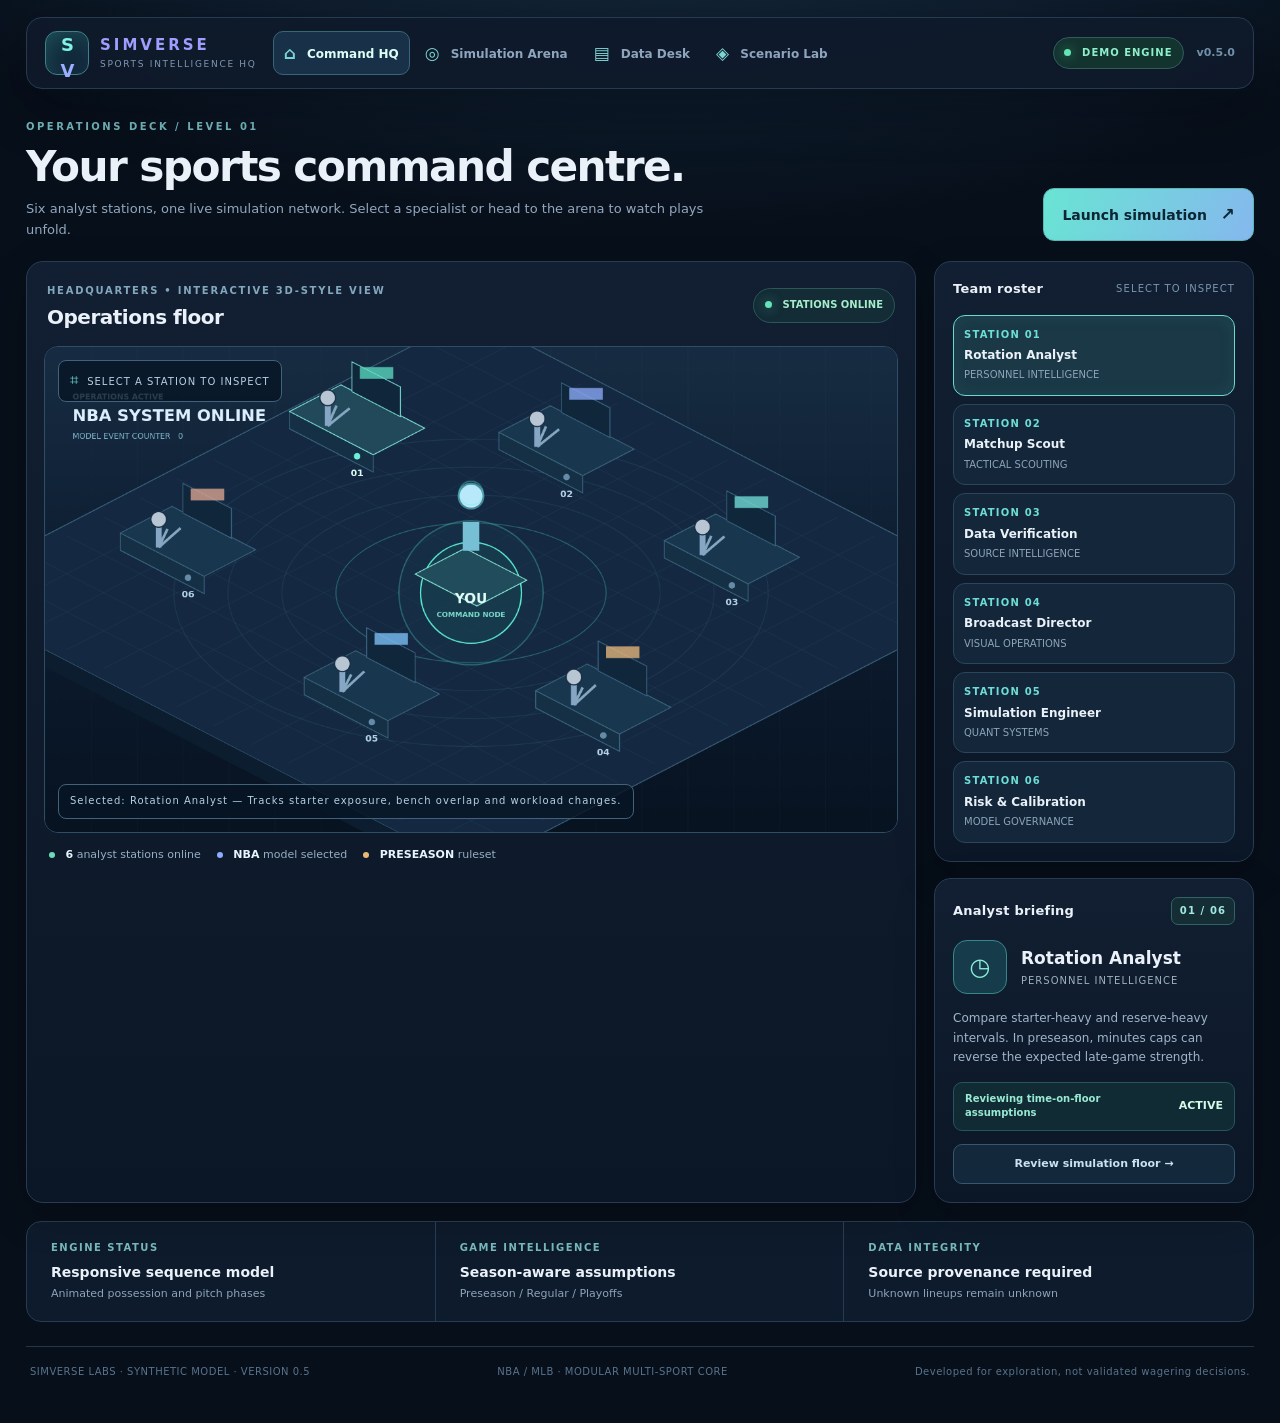
<file: SIMVERSE_v05_GITHUB_PAGES/index.html>
<!doctype html>
<html lang="en">
<head>
  <meta charset="utf-8"><meta name="viewport" content="width=device-width,initial-scale=1">
  <meta name="theme-color" content="#08111e"><meta name="description" content="SIMVERSE: interactive sports simulation command centre for NBA and MLB.">
  <title>SIMVERSE — Sports Intelligence HQ</title>
  <link rel="stylesheet" href="styles.css">
</head>
<body>
<div class="app">
  <header class="topbar">
    <a class="brand" href="#hq" aria-label="SIMVERSE home"><span class="emblem">S<span>V</span></span><span><strong>SIMVERSE</strong><small>SPORTS INTELLIGENCE HQ</small></span></a>
    <nav class="tabs" aria-label="Main navigation">
      <button class="tab active" data-view="hq"><span class="tabIcon">⌂</span> Command HQ</button>
      <button class="tab" data-view="arena"><span class="tabIcon">◎</span> Simulation Arena</button>
      <button class="tab" data-view="data"><span class="tabIcon">▤</span> Data Desk</button>
      <button class="tab" data-view="lab"><span class="tabIcon">◈</span> Scenario Lab</button>
    </nav>
    <div class="topRight"><span class="demoStatus"><span class="statusDot"></span> DEMO ENGINE</span><span class="build">v0.5.0</span></div>
  </header>
  <main>
    <section id="view-hq" class="view active" aria-label="Command HQ">
      <div class="sectionIntro"><div><div class="eyebrow">OPERATIONS DECK / LEVEL 01</div><h1>Your sports command centre.</h1><p>Six analyst stations, one live simulation network. Select a specialist or head to the arena to watch plays unfold.</p></div><button class="mainAction" id="hqToArena">Launch simulation <span>↗</span></button></div>
      <div class="hqLayout">
        <div class="stagePane"><div class="paneHeader"><div><span class="smallCap">HEADQUARTERS • INTERACTIVE 3D-STYLE VIEW</span><h2>Operations floor</h2></div><span class="liveTag"><span class="statusDot"></span> STATIONS ONLINE</span></div>
          <div class="hqStage"><canvas id="hqCanvas" width="1300" height="740" aria-label="Isometric command centre with six working analyst stations and central commander"></canvas><div class="sceneOverlay topLeft"><span class="miniSquare">⌗</span> SELECT A STATION TO INSPECT</div><div class="sceneOverlay bottomLeft" id="hqSceneHint">Click an analyst workstation or use the roster at right</div></div>
          <div class="statusRail"><div><span class="railDot"></span> <strong>6</strong> analyst stations online</div><div><span class="railDot blue"></span> <strong id="hqCurrentSport">NBA</strong> model selected</div><div><span class="railDot gold"></span> <strong id="hqCurrentMode">PRESEASON</strong> ruleset</div></div>
        </div>
        <aside class="rightStack"><section class="surface stationPane"><div class="cardHeading"><h3>Team roster</h3><span class="muted">SELECT TO INSPECT</span></div><div id="stationList" class="stationList"></div></section>
          <section class="surface inspectPane"><div class="cardHeading"><h3>Analyst briefing</h3><span class="specBadge" id="stationTag">01 / 06</span></div><div id="stationDetails" aria-live="polite"></div><button class="thinButton" id="openArenaFromAnalyst">Review simulation floor →</button></section></aside>
      </div>
      <div class="tripleStrip"><div><small>ENGINE STATUS</small><strong>Responsive sequence model</strong><span>Animated possession and pitch phases</span></div><div><small>GAME INTELLIGENCE</small><strong>Season-aware assumptions</strong><span>Preseason / Regular / Playoffs</span></div><div><small>DATA INTEGRITY</small><strong>Source provenance required</strong><span>Unknown lineups remain unknown</span></div></div>
    </section>

    <section id="view-arena" class="view" aria-label="Simulation Arena">
      <div class="sectionIntro"><div><div class="eyebrow">SIMULATION FLOOR / LEVEL 02</div><h1>Watch the play develop.</h1><p>Follow positions, possession phases and live scoring. Step through individual actions to inspect what changed.</p></div><div class="statusTag">ILLUSTRATIVE GAMEPLAY • NOT LIVE TRACKING</div></div>
      <div class="arenaLayout"><div class="arenaLeft">
        <section class="surface arenaPane"><div class="arenaBanner"><span class="smallCap">SIMULATION FEED / CAM 01</span><div class="cameraGroup"><button class="tinyBtn active" data-cam="broadcast">Broadcast</button><button class="tinyBtn" data-cam="tactical">Tactical</button><button class="tinyBtn" data-cam="close">Close</button></div></div><div class="arenaScene"><canvas id="arenaCanvas" width="1280" height="710" aria-label="Animated basketball or baseball simulation"></canvas><div class="cornerOverlay upper"><span id="actionPhase">PREGAME</span><span id="actionSub">Prepare the model to begin</span></div><div class="cornerOverlay lower"><span id="arenaHint">Players move between phases • Visualisation is not real player tracking</span></div></div>
          <div class="scoreboard"><div class="teamScore"><div class="crest" id="awayCrest">BOS</div><div class="teamCopy"><span id="awayLabel">BOSTON CELTICS</span><strong id="awayScore">0</strong></div></div><div class="centerScore"><span id="periodText">Q1</span><strong id="timeText">12:00</strong><small id="statusText">AWAITING TIP-OFF</small></div><div class="teamScore reverse"><div class="crest" id="homeCrest">PHI</div><div class="teamCopy"><span id="homeLabel">PHILADELPHIA 76ERS</span><strong id="homeScore">0</strong></div></div></div>
          <div class="transport"><button class="primaryButton" id="playPause">▶ Play game</button><button class="controlButton" id="step">Step one play →</button><button class="controlButton" id="reset">↺ Reset</button><div class="rateGroup"><span>Speed</span><button class="rate active" data-rate="1">1×</button><button class="rate" data-rate="2">2×</button><button class="rate" data-rate="4">4×</button></div></div>
        </section>
        <section class="surface logPane"><div class="cardHeading"><h3>Play-by-play</h3><span class="muted" id="playCount">0 sequences</span></div><div id="playLog" class="playLog" role="log" aria-live="polite"></div></section>
      </div>
      <aside class="arenaRight"><section class="surface controlPane"><div class="cardHeading"><h3>Match configuration</h3><span class="specBadge">SCENARIO</span></div>
        <label>SPORT</label><div class="toggle" id="sportToggle"><button class="chosen" data-sport="NBA">NBA</button><button data-sport="MLB">MLB</button></div>
        <div class="selectPair"><div><label for="awayPick">AWAY</label><select id="awayPick"></select></div><div><label for="homePick">HOME</label><select id="homePick"></select></div></div>
        <label>SEASON TYPE</label><div class="toggle" id="seasonToggle"><button class="chosen" data-season="preseason">Preseason</button><button data-season="regular">Regular</button><button data-season="playoffs">Playoffs</button></div>
        <label>ROTATION / WORKLOAD</label><div class="toggle" id="scenarioToggle"><button data-scenario="A">Starter+</button><button class="chosen" data-scenario="B">Expected</button><button data-scenario="C">Bench+</button></div>
        <div class="rangeLabel"><label for="restriction">RESTRICTION STRESS</label><span id="restrictionValue">25%</span></div><input id="restriction" type="range" min="0" max="90" value="25" step="5"><p class="hint">Scenario test, not a verified restriction. Higher values force shorter starter / pitcher exposure.</p>
        <div class="rangeLabel"><label for="tempo">TEMPO / AGGRESSION</label><span id="tempoValue">100</span></div><input id="tempo" type="range" min="85" max="115" value="100" step="1">
      </section><section class="surface liveAnalysis"><div class="cardHeading"><h3>On-court intelligence</h3><span class="muted">SCENARIO ESTIMATES</span></div><div class="miniTwo"><div><small>MODEL WIN LEAN</small><strong id="liveLean">50–50</strong></div><div><small>ROTATION STATUS</small><strong id="liveRotation">Starter-heavy</strong></div><div><small>PLAY TYPE</small><strong id="liveType">—</strong></div><div><small>UNCERTAINTY</small><strong id="liveRisk">Elevated</strong></div></div><p class="hint">Live values are illustrative game-state heuristics. Use Scenario Lab for simulated outcome distributions.</p></section>
      <section class="surface"><div class="cardHeading"><h3>Game details</h3></div><div id="gameDetails" class="detailRows"></div></section></aside></div>
    </section>

    <section id="view-data" class="view" aria-label="Data Desk">
      <div class="sectionIntro"><div><div class="eyebrow">INTELLIGENCE TERMINAL / LEVEL 03</div><h1>Trust the inputs.</h1><p>Fixture feeds, availability, expected rotations, starting pitchers and data provenance belong here—not hidden in the animation.</p></div><button class="mainAction" id="refreshData">Refresh snapshot <span>↻</span></button></div>
      <div class="dataGrid"><section class="surface dataSummary"><div class="cardHeading"><h3>Data freshness</h3><span class="specBadge" id="freshnessBadge">UNVERIFIED</span></div><div class="dataHeadline" id="dataHeadline">Demo mode • no confirmed lineup feed</div><p id="dataMessage" class="mutedPara">The app can read a published data/snapshot.json file, but it will never silently convert a projected lineup into a confirmed one.</p><div class="infoGrid"><div><small>LAST REFRESH</small><strong id="dataGenerated">Never</strong></div><div><small>FIXTURES FOUND</small><strong id="dataFixtures">0</strong></div><div><small>DATA STATUS</small><strong id="dataStatus">DEMO</strong></div><div><small>TIMEZONE</small><strong>Australia/Melbourne</strong></div></div></section>
      <section class="surface dataSummary"><div class="cardHeading"><h3>Publication rules</h3><span class="muted">HARD SAFETY GATES</span></div><div class="rulesList"><div><span class="ruleIcon good">✓</span><div><strong>Confirmed</strong><p>Only published starters, batting orders or minutes caps from a dated, attributable source.</p></div></div><div><span class="ruleIcon warn">!</span><div><strong>Projected</strong><p>Explicitly labelled estimates, with provenance and age visible.</p></div></div><div><span class="ruleIcon neutral">?</span><div><strong>Unknown</strong><p>Missing information stays unknown. No invented lineup, injury or pitch limit.</p></div></div></div></section></div>
      <section class="surface fixturesPane"><div class="cardHeading"><h3>Available fixtures</h3><span class="muted" id="fixtureCountLabel">No verified fixtures loaded</span></div><div id="fixtureList" class="fixtureList"><p class="mutedPara">No published fixtures are available in this demo snapshot. Connect an automated feed to populate them.</p></div></section>
      <div class="footerNotice">This standalone static site cannot guarantee daily updates on its own. Use the included snapshot-generation workflow or connect a licensed provider and scheduled deployment. Always check actual game status and source timestamp before making decisions.</div>
    </section>

    <section id="view-lab" class="view" aria-label="Scenario Lab">
      <div class="sectionIntro"><div><div class="eyebrow">QUANTITATIVE ENGINE / LEVEL 04</div><h1>See the range, not just a score.</h1><p>Run reproducible simulations with role-aware scenarios. Compare expected rotations against starter-heavy and bench-heavy outcomes.</p></div><button class="mainAction" id="runLab">Run 10,000 simulations <span>▸</span></button></div>
      <div class="labTop"><div class="surface labConfig"><div class="cardHeading"><h3>Model assumptions</h3><span class="specBadge">EXPLORATORY</span></div><div class="assumptionList" id="assumptions"></div></div><div class="surface labConfig"><div class="cardHeading"><h3>Monte Carlo output</h3><span class="muted" id="labStatus">Not run</span></div><div class="labMetrics"><div><small>AWAY WIN %</small><strong id="labAway">—</strong></div><div><small>HOME WIN %</small><strong id="labHome">—</strong></div><div><small>MEAN FINAL</small><strong id="labScore">—</strong></div><div><small>80% TOTAL RANGE</small><strong id="labInterval">—</strong></div></div></div></div>
      <div class="labBottom"><div class="surface graphCard"><div class="cardHeading"><h3>Total-points / runs distribution</h3><span class="muted">P10–P90 shown in results</span></div><canvas id="histCanvas" width="940" height="330" aria-label="Histogram of simulated score totals"></canvas></div><div class="surface graphCard"><div class="cardHeading"><h3>Rotation sensitivity</h3><span class="muted">A / B / C comparison</span></div><div id="scenarioResults" class="scenarioResults"><p class="mutedPara">Run the lab to compare three workload assumptions. Output is demonstrative and not calibrated betting advice.</p></div></div></div>
    </section>
  </main>
  <footer class="siteFooter"><span>SIMVERSE LABS · SYNTHETIC MODEL · VERSION 0.5</span><span>NBA / MLB · MODULAR MULTI-SPORT CORE</span><span>Developed for exploration, not validated wagering decisions.</span></footer>
</div>
<script src="app.js" defer></script>
</body></html>
</file>
<file: SIMVERSE_v05_GITHUB_PAGES/styles.css>
:root{color-scheme:dark;--bg:#070f1a;--bg2:#0c1726;--panel:#101d2e;--panel2:#142338;--border:#263b53;--muted:#8098b3;--text:#eaf1f9;--cyan:#70dddb;--blue:#8eaaff;--amber:#e9b878;--red:#ef8295;--green:#71dfad;--radius:17px}
*{box-sizing:border-box}html{scroll-behavior:smooth}body{margin:0;background:radial-gradient(ellipse 72% 35% at 52% -19%,#1d3a55 0%,transparent 100%),var(--bg);color:var(--text);font:14px/1.45 Inter,ui-sans-serif,system-ui,-apple-system,BlinkMacSystemFont,"Segoe UI",sans-serif}button,select,input{font:inherit}button{cursor:pointer;transition:background .16s,border-color .16s,transform .16s}button:active{transform:scale(.98)}:focus-visible{outline:2px solid var(--cyan);outline-offset:2px}button,select{color:inherit}button:disabled{opacity:.55;cursor:not-allowed}.app{max-width:1760px;padding:17px 26px 26px;margin:auto}
.topbar{min-height:72px;display:flex;align-items:center;gap:38px;background:rgba(15,26,43,.92);border:1px solid #263a50;border-radius:16px;padding:10px 18px;box-shadow:0 16px 55px #01060c55;position:relative;z-index:10}
.brand{text-decoration:none;display:flex;align-items:center;gap:11px;flex-shrink:0}.emblem{width:44px;height:44px;border-radius:12px;display:grid;place-items:center;border:1px solid #3f8188;background:linear-gradient(145deg,#153e48,#0d1a31);font-weight:900;font-size:18px;letter-spacing:-1px;color:#80f3e6;box-shadow:inset 0 0 20px #58bebb26}.emblem span{color:#9baeff}.brand strong{letter-spacing:3px;font-size:15px;display:block}.brand small{font-size:9px;display:block;letter-spacing:1.7px;color:#8199b2;margin-top:2px}.tabs{display:flex;gap:4px;flex:1;flex-wrap:wrap}.tab{background:transparent;border:1px solid transparent;padding:11px 13px;color:#8fa5bd;border-radius:10px;font-weight:650;font-size:12px;white-space:nowrap}.tab.active{background:#193148;color:#defff8;border-color:#376777}.tab:hover{color:#fff;background:#192b40}.tabIcon{color:#7cd4d3;font-size:17px;vertical-align:-1px;margin-right:7px}.topRight{display:flex;gap:13px;align-items:center}.demoStatus{font-size:10px;border:1px solid #305d5c;background:#13332f;border-radius:24px;padding:8px 10px;letter-spacing:1px;color:#8df0ca;font-weight:850;white-space:nowrap}.statusDot{display:inline-block;width:7px;height:7px;border-radius:50%;background:#65e4b6;margin-right:7px;box-shadow:0 0 12px #65e4b688}.build{font-size:11px;color:#7191a8;font-weight:700;white-space:nowrap}.view{display:none}.view.active{display:block;animation:fadein .28s ease-out}@keyframes fadein{from{opacity:.3;transform:translateY(6px)}to{opacity:1;transform:translateY(0)}}
.sectionIntro{display:flex;align-items:flex-end;justify-content:space-between;gap:16px;margin:31px 0 20px}.eyebrow{font-size:10px;color:#75b8bf;font-weight:850;letter-spacing:2.5px}.sectionIntro h1{font-size:clamp(29px,3.3vw,44px);letter-spacing:-1.6px;line-height:1.12;margin:8px 0}.sectionIntro p{color:#92a7be;font-size:13px;max-width:720px;margin:0;line-height:1.65}.mainAction{border:1px solid #5ab7b9;border-radius:11px;background:linear-gradient(112deg,#69e4d3,#85b8ee);font-weight:850;color:#0c2634;padding:13px 18px;white-space:nowrap}.mainAction span{font-size:17px;margin-left:9px}.statusTag{font-size:10px;letter-spacing:1.3px;color:#a8b7c5;border:1px solid #304257;background:#132035;border-radius:25px;padding:10px 13px;white-space:nowrap}
.surface,.stagePane{background:linear-gradient(180deg,#121f32,#0b1726);border:1px solid #263c52;border-radius:var(--radius);box-shadow:0 14px 42px #0003;min-width:0}.stagePane{padding:17px}.paneHeader,.cardHeading{display:flex;align-items:center;justify-content:space-between;gap:14px}.paneHeader{padding:0 3px 14px}.paneHeader h2{margin:4px 0 0;font-size:20px;letter-spacing:-.5px}.smallCap{color:#83a7bd;font-size:10px;letter-spacing:1.75px;font-weight:850}.liveTag{font-size:10px;color:#a4ecca;border:1px solid #2c5657;background:#132c36;border-radius:30px;padding:9px 11px;font-weight:800;white-space:nowrap}.hqLayout{display:grid;grid-template-columns:minmax(530px,1.62fr) minmax(320px,.7fr);gap:18px}.rightStack{display:grid;gap:16px;align-content:start}.stationPane,.inspectPane{padding:18px}.cardHeading h3{margin:0;font-size:13px;letter-spacing:.25px}.muted{font-size:10px;letter-spacing:1.1px;color:#7996b1}.specBadge{font-size:10px;letter-spacing:1.1px;padding:6px 8px;color:#a3e9df;border:1px solid #2f6366;border-radius:7px;background:#152e36;font-weight:800}
.hqStage{position:relative;background:radial-gradient(circle at 50% 20%,#213b57 0%,transparent 62%),#0c1929;border:1px solid #304d66;border-radius:14px;overflow:hidden}.hqStage canvas{display:block;width:100%;aspect-ratio:1300/740;cursor:crosshair;touch-action:manipulation}.sceneOverlay{position:absolute;font-size:10px;letter-spacing:1px;background:#071524c9;border:1px solid #42617a;border-radius:8px;color:#b6d0e5;padding:9px 11px;pointer-events:none}.topLeft{left:13px;top:13px}.bottomLeft{left:13px;bottom:13px;max-width:calc(100% - 26px)}.miniSquare{color:var(--cyan);font-size:15px;padding-right:4px}.statusRail{display:flex;gap:16px;flex-wrap:wrap;padding:14px 5px 0;color:#96aec4;font-size:11px}.statusRail strong{color:#e7f5ff}.railDot{display:inline-block;background:#6cddba;width:6px;height:6px;border-radius:50%;margin-right:7px}.railDot.blue{background:#8faaff}.railDot.gold{background:#e9b878}
.stationList{display:grid;grid-template-columns:1fr 1fr;gap:8px;margin-top:16px}.station{background:#13263a;border:1px solid #29465c;border-radius:12px;padding:12px 10px;text-align:left;min-width:0}.station.active{background:#1a3846;border-color:#6ad9d1;box-shadow:inset 0 0 17px #4ac8ba16}.station .stationNo{display:block;color:#6dded5;font-size:10px;letter-spacing:1.2px;font-weight:850}.station strong{display:block;font-size:12px;margin-top:5px}.station small{display:block;font-size:10px;color:#8da4b9;margin-top:4px}.inspectPane{min-height:252px}.analystProfile{margin-top:15px;display:flex;align-items:center;gap:14px}.avatar{width:54px;height:54px;border-radius:14px;background:#163c4c;border:1px solid #36878a;display:grid;place-items:center;font-size:24px;color:#8aeedb}.analystProfile strong{font-size:17px;display:block}.analystProfile small{font-size:10px;color:#9eafc2;display:block;letter-spacing:1px;margin-top:4px}.inspectPane p{font-size:12px;line-height:1.6;color:#a0b5ca;margin:15px 0}.analystStatus{display:flex;align-items:center;justify-content:space-between;gap:6px;padding:9px 11px;background:#112b34;border:1px solid #27535c;border-radius:9px;font-size:10px;color:#98e9d3;font-weight:800}.analystStatus strong{color:#d4f9e9;font-size:11px}.thinButton{border:1px solid #34566f;background:#14283b;color:#c7e2f2;width:100%;margin-top:13px;padding:11px;border-radius:9px;font-weight:700;font-size:11px}.tripleStrip{display:grid;grid-template-columns:repeat(3,1fr);margin-top:18px;border:1px solid #263c52;border-radius:15px;background:#0e1b2c;overflow:hidden}.tripleStrip>div{padding:19px 24px;border-right:1px solid #263c52}.tripleStrip>div:last-child{border-right:0}.tripleStrip small{display:block;font-size:10px;color:#76b7ba;letter-spacing:1.5px;font-weight:850}.tripleStrip strong{display:block;font-size:14px;margin-top:7px}.tripleStrip span{font-size:11px;color:#8da4ba;display:block;margin-top:3px}
.arenaLayout{display:grid;grid-template-columns:minmax(500px,1.6fr) minmax(290px,.58fr);gap:17px}.arenaLeft{min-width:0}.arenaRight{display:flex;flex-direction:column;gap:15px}.arenaPane{padding:15px}.arenaBanner{display:flex;align-items:center;justify-content:space-between;padding:3px 2px 11px}.cameraGroup{display:flex;gap:5px}.tinyBtn{font-size:10px;padding:8px 10px;background:#182c41;border:1px solid #36516b;color:#91abc5;border-radius:8px}.tinyBtn.active{background:#1c4249;color:#baf7ed;border-color:#4da8ae}.arenaScene{position:relative;background:#091624;border:1px solid #2d4a60;border-radius:14px;overflow:hidden}.arenaScene canvas{display:block;width:100%;aspect-ratio:1280/710;max-height:650px;min-height:300px}.cornerOverlay{position:absolute;pointer-events:none;background:#081a2bd9;border:1px solid #365d72;border-radius:10px;padding:10px 12px;display:flex;gap:5px;flex-direction:column;max-width:55%}.cornerOverlay.upper{left:12px;top:12px}.cornerOverlay.lower{bottom:12px;left:12px;max-width:92%}.cornerOverlay span:first-child{color:#d4f5ee;font-weight:850;font-size:12px;letter-spacing:.8px}.cornerOverlay span:nth-child(2){color:#a5bdd1;font-size:10px}.scoreboard{margin-top:13px;display:grid;grid-template-columns:minmax(0,1fr) auto minmax(0,1fr);gap:14px;align-items:center;padding:13px 18px;border:1px solid #29445b;background:#14243a;border-radius:13px}.teamScore{display:flex;align-items:center;gap:12px}.teamScore.reverse{flex-direction:row-reverse;text-align:right}.crest{width:47px;height:47px;background:#1e394f;border-radius:12px;border:1px solid #3b617c;display:grid;place-items:center;font-weight:850;font-size:12px}.teamCopy span{display:block;font-size:10px;color:#92afc8;letter-spacing:.8px}.teamCopy strong{display:block;font-size:34px;line-height:1.2;font-variant-numeric:tabular-nums}.centerScore{min-width:125px;text-align:center;border-left:1px solid #35506a;border-right:1px solid #35506a;padding:2px 14px}.centerScore span{display:block;font-size:10px;font-weight:850;letter-spacing:1px;color:#6fe3ce}.centerScore strong{display:block;font-size:22px;line-height:1.2}.centerScore small{display:block;color:#7e9cba;font-size:9px;letter-spacing:.8px}.transport{display:flex;align-items:center;gap:8px;flex-wrap:wrap;margin-top:13px}.primaryButton,.controlButton{padding:11px 14px;border-radius:9px;border:1px solid #3d6575;font-weight:800;font-size:11px}.primaryButton{background:linear-gradient(120deg,#65dcc8,#80afe3);border:0;color:#0a2333}.controlButton{background:#14273b;color:#c6ddec}.rateGroup{margin-left:auto;display:flex;align-items:center;gap:4px}.rateGroup span{font-size:10px;color:#8299b3;margin-right:4px}.rate{padding:8px 9px;border:1px solid #32536b;background:#102238;border-radius:7px;color:#9fb8ce;font-size:10px}.rate.active{border-color:#5ecbc6;color:#befff4;background:#19434a}.logPane{padding:18px;margin-top:15px}.playLog{margin-top:14px;max-height:235px;min-height:94px;overflow:auto;display:grid;gap:8px;align-content:start}.logEntry{display:grid;grid-template-columns:72px 1fr;gap:12px;padding:10px;border-radius:9px;background:#132337;border:1px solid #253c52}.logEntry>span{color:#6bdacb;font-weight:850;font-size:10px}.logEntry p{margin:0;color:#c2d4e6;font-size:12px}.logEntry strong{color:#fff}
.controlPane,.liveAnalysis,.arenaRight>.surface{padding:18px}.controlPane label{display:block;color:#8ca9c3;font-size:10px;letter-spacing:1.2px;font-weight:850;margin:18px 0 8px}.toggle{display:flex;gap:6px}.toggle button{flex:1;border:1px solid #335169;background:#15283d;border-radius:9px;padding:10px 6px;font-size:11px;color:#9bafc5;font-weight:750}.toggle button.chosen{border-color:#4bb8ad;background:#1b4a4a;color:#d8fff6}.selectPair{display:grid;grid-template-columns:1fr 1fr;gap:10px}select{width:100%;padding:10px 11px;min-width:0;border:1px solid #355571;background:#132940;border-radius:9px;color:#e9f3ff;font-size:12px}.rangeLabel{display:flex;justify-content:space-between;gap:12px;align-items:center}.rangeLabel span{font-size:11px;color:#82e5d6;font-weight:850}.controlPane input[type=range]{display:block;width:100%;accent-color:#67d9c7}.hint{color:#8097b2;font-size:11px;line-height:1.55;margin:9px 0 0}.miniTwo{display:grid;grid-template-columns:1fr 1fr;gap:9px;margin-top:13px}.miniTwo>div{background:#14283f;border:1px solid #254159;padding:12px 11px;border-radius:11px}.miniTwo small{display:block;color:#8ba4bd;font-size:9px;letter-spacing:.8px}.miniTwo strong{display:block;font-size:16px;margin-top:5px}.detailRows{margin-top:14px}.detailRow{padding:10px 0;border-bottom:1px solid #253d53;display:flex;justify-content:space-between;gap:10px;font-size:11px}.detailRow:last-child{border-bottom:0}.detailRow span{color:#8ca4c0}.detailRow strong{text-align:right;color:#e2effa}
.dataGrid,.labTop{display:grid;grid-template-columns:1fr 1fr;gap:16px}.dataSummary,.labConfig{padding:22px}.dataHeadline{font-size:21px;font-weight:800;letter-spacing:-.4px;margin:25px 0 10px}.mutedPara{color:#93acc5;font-size:12px;line-height:1.6}.infoGrid,.labMetrics{display:grid;grid-template-columns:1fr 1fr;gap:10px;margin-top:22px}.infoGrid>div,.labMetrics>div{padding:16px 14px;border:1px solid #294158;background:#12263b;border-radius:11px}.infoGrid small,.labMetrics small{display:block;font-size:10px;letter-spacing:1px;color:#86a2bc}.infoGrid strong,.labMetrics strong{display:block;font-size:16px;margin-top:7px}.rulesList{margin-top:14px}.rulesList>div{display:flex;align-items:start;gap:12px;padding:10px 0}.ruleIcon{width:26px;height:26px;display:grid;place-items:center;background:#223649;border-radius:50%;font-weight:900}.ruleIcon.good{color:#8df0c6}.ruleIcon.warn{color:#ffd38b}.ruleIcon.neutral{color:#95aec6}.rulesList strong{display:block;font-size:13px}.rulesList p{font-size:11px;color:#92a9c0;line-height:1.5;margin:4px 0}.fixturesPane{padding:22px;margin-top:16px}.fixtureList{margin-top:14px}.fixture{display:grid;grid-template-columns:120px 1fr 140px;gap:14px;padding:13px 3px;border-bottom:1px solid #273e53;align-items:center;font-size:12px}.fixture .when{color:#93abc0;font-size:11px}.fixture .teams{font-weight:750}.fixture .quality{text-align:right;color:#a6e9d4;font-size:10px}.footerNotice{padding:14px 18px;color:#8fa8c2;font-size:11px;border:1px solid #264153;border-radius:12px;background:#0c1e29;margin-top:17px;line-height:1.7}
.assumptionList{display:grid;gap:10px;margin-top:18px}.assumption{display:flex;align-items:center;justify-content:space-between;border-bottom:1px solid #263e55;padding-bottom:8px;gap:10px;font-size:12px}.assumption span{color:#90a7bc}.assumption strong{color:#d8ebff}.labMetrics strong{font-size:24px}.labBottom{display:grid;grid-template-columns:1.6fr .82fr;gap:16px;margin-top:16px}.graphCard{padding:20px}#histCanvas{width:100%;height:auto;display:block;margin-top:24px;background:#0d1c2d;border:1px solid #263b52;border-radius:11px}.scenarioResults{margin-top:18px;display:grid;gap:11px}.scenarioRow{background:#13273c;border:1px solid #294359;padding:12px;border-radius:12px}.scenarioRow .upper{display:flex;justify-content:space-between;font-size:12px}.scenarioRow small{color:#8ba3bc;font-size:10px}.scenarioRow b{color:#c8e8fb}.scenarioBar{height:8px;border-radius:8px;background:#24394e;margin-top:9px;overflow:hidden}.scenarioBar i{display:block;height:100%;background:linear-gradient(90deg,#51dbbd,#90adff)}.scenarioRow p{color:#92aabf;font-size:10px;margin:8px 0 0}
.siteFooter{margin-top:24px;padding:18px 4px;color:#59738c;font-size:10px;display:flex;justify-content:space-between;gap:12px;border-top:1px solid #243648;letter-spacing:.5px}
@media(max-width:1280px){.topbar{gap:16px}.tabs .tab{padding:9px 10px}.hqLayout,.arenaLayout{grid-template-columns:minmax(0,1fr) 320px}.stationList{grid-template-columns:1fr}.labBottom{grid-template-columns:1.35fr 1fr}}
@media(max-width:1050px){.topbar{flex-wrap:wrap}.tabs{order:3;width:100%;justify-content:space-around}.hqLayout,.arenaLayout,.labBottom{grid-template-columns:1fr}.rightStack{grid-template-columns:1fr 1fr}.stationList{grid-template-columns:1fr 1fr}.arenaRight{display:grid;grid-template-columns:1fr 1fr;align-items:start}.arenaRight .controlPane{grid-row:span 2}}
@media(max-width:690px){.app{padding:9px}.topbar{border-radius:12px;padding:9px 11px}.brand strong{font-size:13px}.brand small{font-size:8px;letter-spacing:1px}.emblem{width:36px;height:36px}.build{display:none}.tabs{gap:2px}.tabs .tab{font-size:10px;padding:9px 6px}.tabIcon{display:none}.sectionIntro{margin:24px 6px 14px;align-items:flex-start;flex-direction:column}.sectionIntro h1{font-size:29px}.sectionIntro p{font-size:12px}.stagePane,.arenaPane{padding:9px}.hqStage canvas{aspect-ratio:1.28}.hqStage .sceneOverlay{font-size:8px;padding:7px}.statusRail{gap:8px}.rightStack,.arenaRight,.dataGrid,.labTop{grid-template-columns:1fr}.tripleStrip{grid-template-columns:1fr}.tripleStrip>div{border-right:0;border-bottom:1px solid #263c52}.stationList{grid-template-columns:1fr 1fr}.scoreboard{gap:5px;padding:10px 6px}.crest{width:33px;height:34px;font-size:10px}.teamScore{gap:7px}.teamCopy span{font-size:8px}.teamCopy strong{font-size:27px}.centerScore{padding:0 8px;min-width:94px}.centerScore strong{font-size:18px}.centerScore small{font-size:8px}.transport{gap:6px}.rateGroup{width:100%;justify-content:flex-end}.fixture{grid-template-columns:1fr;gap:5px}.fixture .quality{text-align:left}.siteFooter{display:block}.siteFooter span{display:block;margin:5px}.labMetrics strong{font-size:18px}}

.fixture .quality{display:grid;gap:5px}.fixture .quality small{font-size:10px;line-height:1.4;display:block}.fixtureLoad{justify-self:end;border:1px solid #396777;background:#17363e;border-radius:7px;font-size:10px;padding:7px 9px;color:#b9f6ee;font-weight:800}.fixtureLoad:disabled{background:#162438;color:#6f859a}

.sourceDetails{grid-column:1/-1;border:1px solid #2b4a60;border-radius:10px;background:#0c1f31;padding:9px 12px;margin:0 0 4px 0}.sourceDetails summary{font-size:11px;color:#9ddcd6;font-weight:750;cursor:pointer}.sourceDetails p{font-size:11px;color:#a6bed2;line-height:1.65;margin:8px 0 0}.sourceDetails[open]{padding-bottom:12px}
</file>
